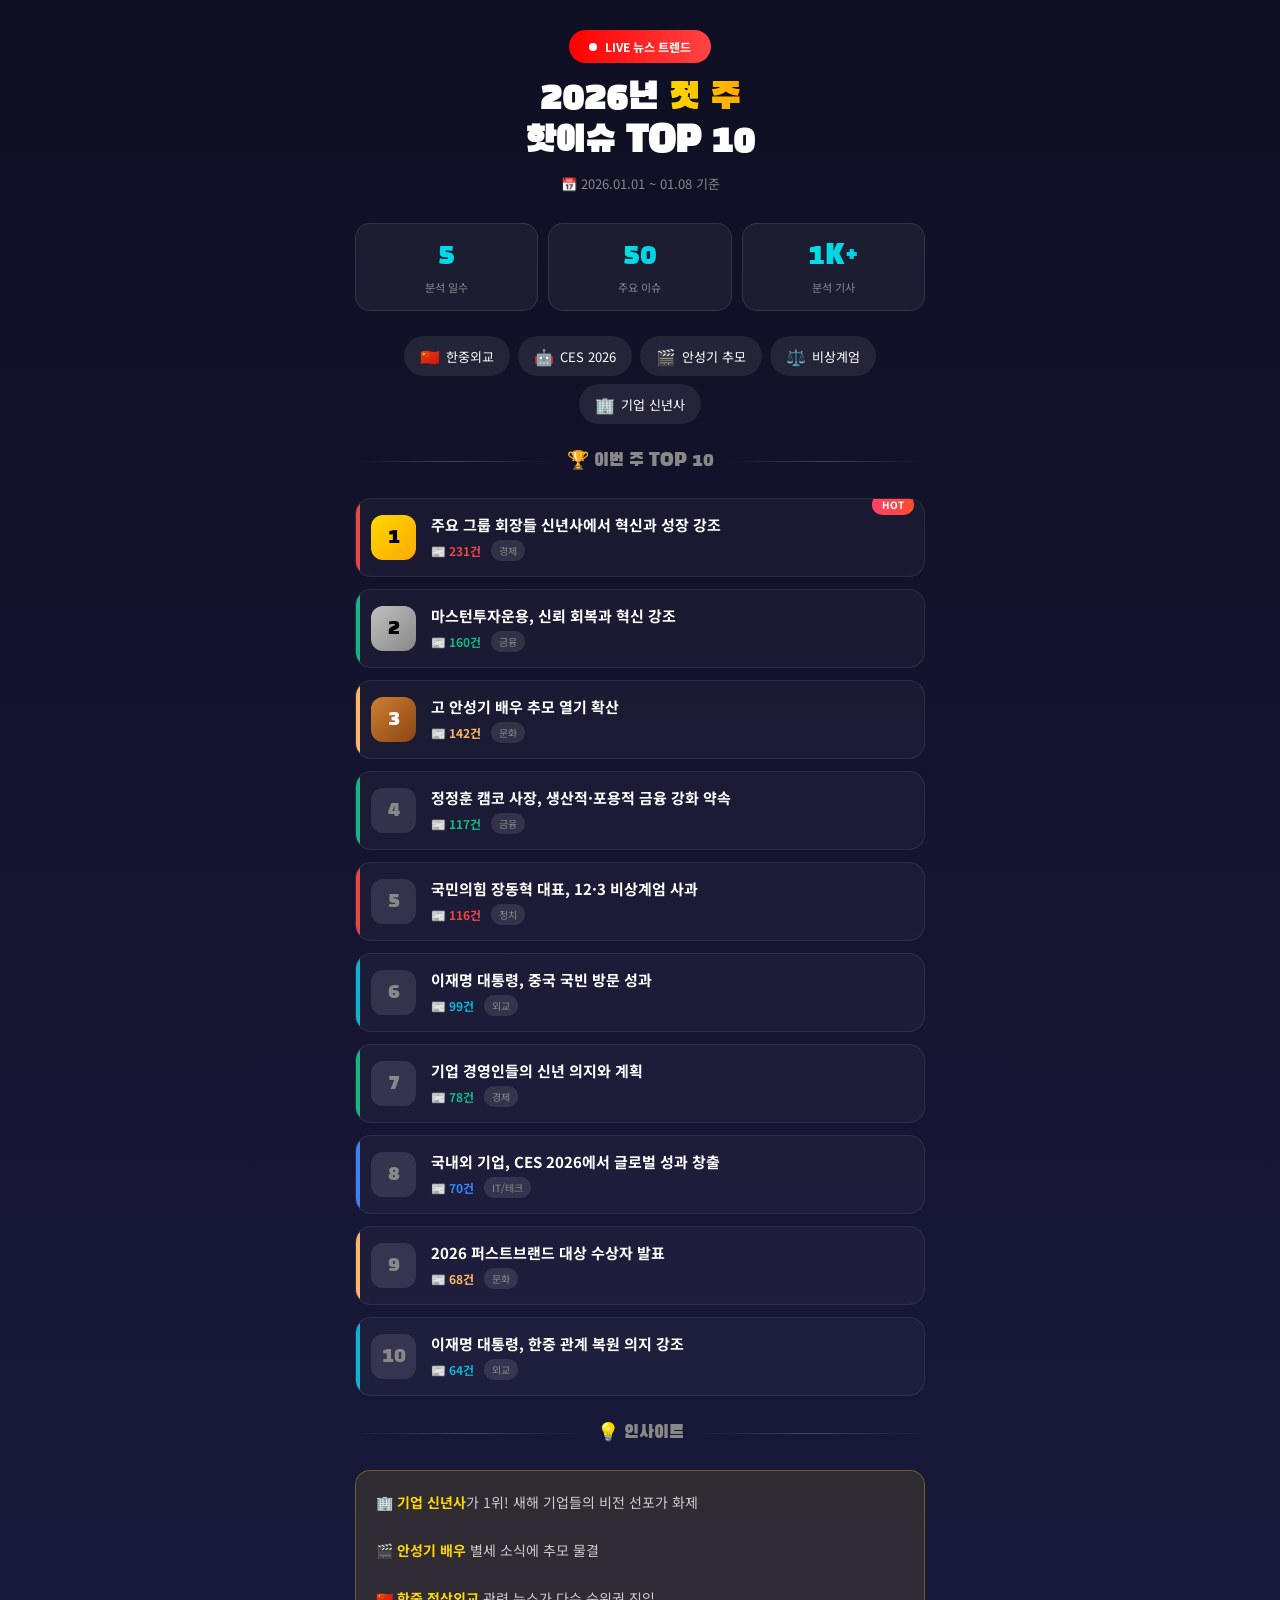
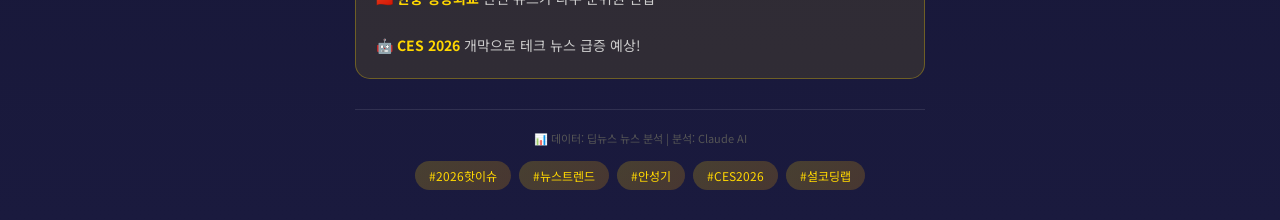
<file: static/showcases/2026-hot-issues.html>
<!DOCTYPE html>
<html lang="ko">
<head>
    <meta charset="UTF-8">
    <meta name="viewport" content="width=device-width, initial-scale=1.0">
    <title>2026 신년 뉴스 핫이슈 TOP 10</title>
    <link href="https://fonts.googleapis.com/css2?family=Black+Han+Sans&family=Noto+Sans+KR:wght@400;700;900&display=swap" rel="stylesheet">
    <style>
        * {
            margin: 0;
            padding: 0;
            box-sizing: border-box;
        }

        body {
            font-family: 'Noto Sans KR', sans-serif;
            background: linear-gradient(180deg, #0f0f23 0%, #1a1a3e 100%);
            min-height: 100vh;
            color: white;
        }

        .container {
            max-width: 600px;
            margin: 0 auto;
            padding: 30px 15px;
        }

        .header {
            text-align: center;
            margin-bottom: 30px;
            position: relative;
        }

        .live-badge {
            display: inline-flex;
            align-items: center;
            gap: 8px;
            background: linear-gradient(90deg, #ff0000, #ff4444);
            padding: 8px 20px;
            border-radius: 30px;
            font-size: 12px;
            font-weight: 700;
            margin-bottom: 15px;
            animation: livePulse 2s infinite;
        }

        .live-dot {
            width: 8px;
            height: 8px;
            background: white;
            border-radius: 50%;
            animation: blink 1s infinite;
        }

        @keyframes blink {
            0%, 100% { opacity: 1; }
            50% { opacity: 0.3; }
        }

        @keyframes livePulse {
            0%, 100% { box-shadow: 0 0 0 0 rgba(255, 0, 0, 0.4); }
            50% { box-shadow: 0 0 0 10px rgba(255, 0, 0, 0); }
        }

        button:focus, .option:focus, a:focus {
            outline: 3px solid #00f5d4;
            outline-offset: 2px;
        }

        .title {
            font-family: 'Black Han Sans', sans-serif;
            font-size: 36px;
            line-height: 1.2;
            margin-bottom: 10px;
        }

        .title .highlight {
            background: linear-gradient(90deg, #ffd700, #ffaa00);
            -webkit-background-clip: text;
            -webkit-text-fill-color: transparent;
            background-clip: text;
        }

        .date-info {
            color: #888;
            font-size: 13px;
        }

        .news-list {
            display: flex;
            flex-direction: column;
            gap: 12px;
        }

        .news-item {
            display: flex;
            align-items: center;
            background: rgba(255, 255, 255, 0.03);
            border-radius: 16px;
            padding: 15px;
            border: 1px solid rgba(255, 255, 255, 0.08);
            transition: all 0.3s ease;
            cursor: pointer;
            position: relative;
            overflow: hidden;
        }

        .news-item:hover {
            transform: translateX(5px);
            background: rgba(255, 255, 255, 0.06);
            border-color: var(--item-color);
        }

        .news-item::before {
            content: '';
            position: absolute;
            left: 0;
            top: 0;
            bottom: 0;
            width: 4px;
            background: var(--item-color);
        }

        .rank {
            width: 45px;
            height: 45px;
            border-radius: 12px;
            display: flex;
            align-items: center;
            justify-content: center;
            font-family: 'Black Han Sans', sans-serif;
            font-size: 20px;
            margin-right: 15px;
            flex-shrink: 0;
        }

        .rank-1 { background: linear-gradient(135deg, #ffd700, #ffaa00); color: #000; }
        .rank-2 { background: linear-gradient(135deg, #c0c0c0, #888); color: #000; }
        .rank-3 { background: linear-gradient(135deg, #cd7f32, #8b4513); color: #fff; }
        .rank-other { background: rgba(255, 255, 255, 0.1); color: #888; }

        .news-content {
            flex: 1;
            min-width: 0;
        }

        .news-title {
            font-weight: 700;
            font-size: 15px;
            margin-bottom: 5px;
            line-height: 1.4;
            display: -webkit-box;
            -webkit-line-clamp: 2;
            -webkit-box-orient: vertical;
            overflow: hidden;
        }

        .news-meta {
            display: flex;
            align-items: center;
            gap: 10px;
            font-size: 12px;
            color: #888;
        }

        .article-count {
            display: flex;
            align-items: center;
            gap: 4px;
            color: var(--item-color);
            font-weight: 700;
        }

        .category-tag {
            display: inline-block;
            padding: 3px 8px;
            background: rgba(255, 255, 255, 0.1);
            border-radius: 10px;
            font-size: 10px;
        }

        /* Category Colors */
        .politics { --item-color: #ef4444; }
        .tech { --item-color: #3b82f6; }
        .economy { --item-color: #10b981; }
        .society { --item-color: #f59e0b; }
        .culture { --item-color: #ffb665; }
        .international { --item-color: #06b6d4; }

        .section-divider {
            display: flex;
            align-items: center;
            gap: 15px;
            margin: 25px 0;
        }

        .section-divider::before,
        .section-divider::after {
            content: '';
            flex: 1;
            height: 1px;
            background: linear-gradient(90deg, transparent, rgba(255, 255, 255, 0.2), transparent);
        }

        .section-title {
            font-family: 'Black Han Sans', sans-serif;
            font-size: 18px;
            color: #888;
        }

        .quick-stats {
            display: grid;
            grid-template-columns: repeat(3, 1fr);
            gap: 10px;
            margin: 25px 0;
        }

        .stat-card {
            background: rgba(255, 255, 255, 0.05);
            border-radius: 15px;
            padding: 15px;
            text-align: center;
            border: 1px solid rgba(255, 255, 255, 0.1);
        }

        .stat-value {
            font-family: 'Black Han Sans', sans-serif;
            font-size: 28px;
            background: linear-gradient(90deg, #00f5d4, #00bbf9);
            -webkit-background-clip: text;
            -webkit-text-fill-color: transparent;
            background-clip: text;
        }

        .stat-label {
            font-size: 11px;
            color: #888;
            margin-top: 5px;
        }

        .trending-topics {
            display: flex;
            flex-wrap: wrap;
            gap: 8px;
            justify-content: center;
            margin: 20px 0;
        }

        .topic-pill {
            background: rgba(255, 255, 255, 0.08);
            padding: 8px 16px;
            border-radius: 20px;
            font-size: 13px;
            display: flex;
            align-items: center;
            gap: 6px;
            transition: all 0.3s ease;
        }

        .topic-pill:hover {
            background: rgba(255, 255, 255, 0.15);
            transform: scale(1.05);
        }

        .topic-pill .emoji {
            font-size: 16px;
        }

        .footer {
            text-align: center;
            margin-top: 30px;
            padding-top: 20px;
            border-top: 1px solid rgba(255, 255, 255, 0.1);
        }

        .source {
            font-size: 11px;
            color: #555;
            margin-bottom: 15px;
        }

        .hashtags {
            display: flex;
            flex-wrap: wrap;
            justify-content: center;
            gap: 8px;
        }

        .hashtag {
            background: linear-gradient(135deg, rgba(255, 215, 0, 0.2), rgba(255, 170, 0, 0.2));
            padding: 6px 14px;
            border-radius: 15px;
            font-size: 12px;
            color: #ffd700;
        }

        .special-badge {
            position: absolute;
            top: -5px;
            right: 10px;
            background: linear-gradient(90deg, #ff416c, #ff4b2b);
            padding: 3px 10px;
            border-radius: 10px;
            font-size: 10px;
            font-weight: 700;
        }
    </style>
</head>
<body>
    <div class="container">
        <header class="header">
            <div class="live-badge">
                <span class="live-dot"></span>
                LIVE 뉴스 트렌드
            </div>
            <h1 class="title">2026년 <span class="highlight">첫 주</span><br>핫이슈 TOP 10</h1>
            <p class="date-info">📅 2026.01.01 ~ 01.08 기준</p>
        </header>

        <div class="quick-stats">
            <div class="stat-card">
                <div class="stat-value">5</div>
                <div class="stat-label">분석 일수</div>
            </div>
            <div class="stat-card">
                <div class="stat-value">50</div>
                <div class="stat-label">주요 이슈</div>
            </div>
            <div class="stat-card">
                <div class="stat-value">1K+</div>
                <div class="stat-label">분석 기사</div>
            </div>
        </div>

        <div class="trending-topics">
            <div class="topic-pill"><span class="emoji">🇨🇳</span> 한중외교</div>
            <div class="topic-pill"><span class="emoji">🤖</span> CES 2026</div>
            <div class="topic-pill"><span class="emoji">🎬</span> 안성기 추모</div>
            <div class="topic-pill"><span class="emoji">⚖️</span> 비상계엄</div>
            <div class="topic-pill"><span class="emoji">🏢</span> 기업 신년사</div>
        </div>

        <div class="section-divider">
            <span class="section-title">🏆 이번 주 TOP 10</span>
        </div>

        <div class="news-list">
            <div class="news-item politics" style="position: relative;">
                <div class="special-badge">HOT</div>
                <div class="rank rank-1">1</div>
                <div class="news-content">
                    <div class="news-title">주요 그룹 회장들 신년사에서 혁신과 성장 강조</div>
                    <div class="news-meta">
                        <span class="article-count">📰 231건</span>
                        <span class="category-tag">경제</span>
                    </div>
                </div>
            </div>

            <div class="news-item economy">
                <div class="rank rank-2">2</div>
                <div class="news-content">
                    <div class="news-title">마스턴투자운용, 신뢰 회복과 혁신 강조</div>
                    <div class="news-meta">
                        <span class="article-count">📰 160건</span>
                        <span class="category-tag">금융</span>
                    </div>
                </div>
            </div>

            <div class="news-item culture">
                <div class="rank rank-3">3</div>
                <div class="news-content">
                    <div class="news-title">고 안성기 배우 추모 열기 확산</div>
                    <div class="news-meta">
                        <span class="article-count">📰 142건</span>
                        <span class="category-tag">문화</span>
                    </div>
                </div>
            </div>

            <div class="news-item economy">
                <div class="rank rank-other">4</div>
                <div class="news-content">
                    <div class="news-title">정정훈 캠코 사장, 생산적·포용적 금융 강화 약속</div>
                    <div class="news-meta">
                        <span class="article-count">📰 117건</span>
                        <span class="category-tag">금융</span>
                    </div>
                </div>
            </div>

            <div class="news-item politics">
                <div class="rank rank-other">5</div>
                <div class="news-content">
                    <div class="news-title">국민의힘 장동혁 대표, 12·3 비상계엄 사과</div>
                    <div class="news-meta">
                        <span class="article-count">📰 116건</span>
                        <span class="category-tag">정치</span>
                    </div>
                </div>
            </div>

            <div class="news-item international">
                <div class="rank rank-other">6</div>
                <div class="news-content">
                    <div class="news-title">이재명 대통령, 중국 국빈 방문 성과</div>
                    <div class="news-meta">
                        <span class="article-count">📰 99건</span>
                        <span class="category-tag">외교</span>
                    </div>
                </div>
            </div>

            <div class="news-item economy">
                <div class="rank rank-other">7</div>
                <div class="news-content">
                    <div class="news-title">기업 경영인들의 신년 의지와 계획</div>
                    <div class="news-meta">
                        <span class="article-count">📰 78건</span>
                        <span class="category-tag">경제</span>
                    </div>
                </div>
            </div>

            <div class="news-item tech">
                <div class="rank rank-other">8</div>
                <div class="news-content">
                    <div class="news-title">국내외 기업, CES 2026에서 글로벌 성과 창출</div>
                    <div class="news-meta">
                        <span class="article-count">📰 70건</span>
                        <span class="category-tag">IT/테크</span>
                    </div>
                </div>
            </div>

            <div class="news-item culture">
                <div class="rank rank-other">9</div>
                <div class="news-content">
                    <div class="news-title">2026 퍼스트브랜드 대상 수상자 발표</div>
                    <div class="news-meta">
                        <span class="article-count">📰 68건</span>
                        <span class="category-tag">문화</span>
                    </div>
                </div>
            </div>

            <div class="news-item international">
                <div class="rank rank-other">10</div>
                <div class="news-content">
                    <div class="news-title">이재명 대통령, 한중 관계 복원 의지 강조</div>
                    <div class="news-meta">
                        <span class="article-count">📰 64건</span>
                        <span class="category-tag">외교</span>
                    </div>
                </div>
            </div>
        </div>

        <div class="section-divider">
            <span class="section-title">💡 인사이트</span>
        </div>

        <div style="background: rgba(255, 215, 0, 0.1); border-radius: 15px; padding: 20px; border: 1px solid rgba(255, 215, 0, 0.3);">
            <p style="font-size: 14px; line-height: 1.7; color: #ccc;">
                🏢 <strong style="color: #ffd700;">기업 신년사</strong>가 1위! 새해 기업들의 비전 선포가 화제<br><br>
                🎬 <strong style="color: #ffd700;">안성기 배우</strong> 별세 소식에 추모 물결<br><br>
                🇨🇳 <strong style="color: #ffd700;">한중 정상외교</strong> 관련 뉴스가 다수 순위권 진입<br><br>
                🤖 <strong style="color: #ffd700;">CES 2026</strong> 개막으로 테크 뉴스 급증 예상!
            </p>
        </div>

        <footer class="footer">
            <p class="source">📊 데이터: 딥뉴스 뉴스 분석 | 분석: Claude AI</p>
            <div class="hashtags">
                <span class="hashtag">#2026핫이슈</span>
                <span class="hashtag">#뉴스트렌드</span>
                <span class="hashtag">#안성기</span>
                <span class="hashtag">#CES2026</span>
                <span class="hashtag">#설코딩랩</span>
            </div>
        </footer>
    </div>
</body>
</html>
</file>
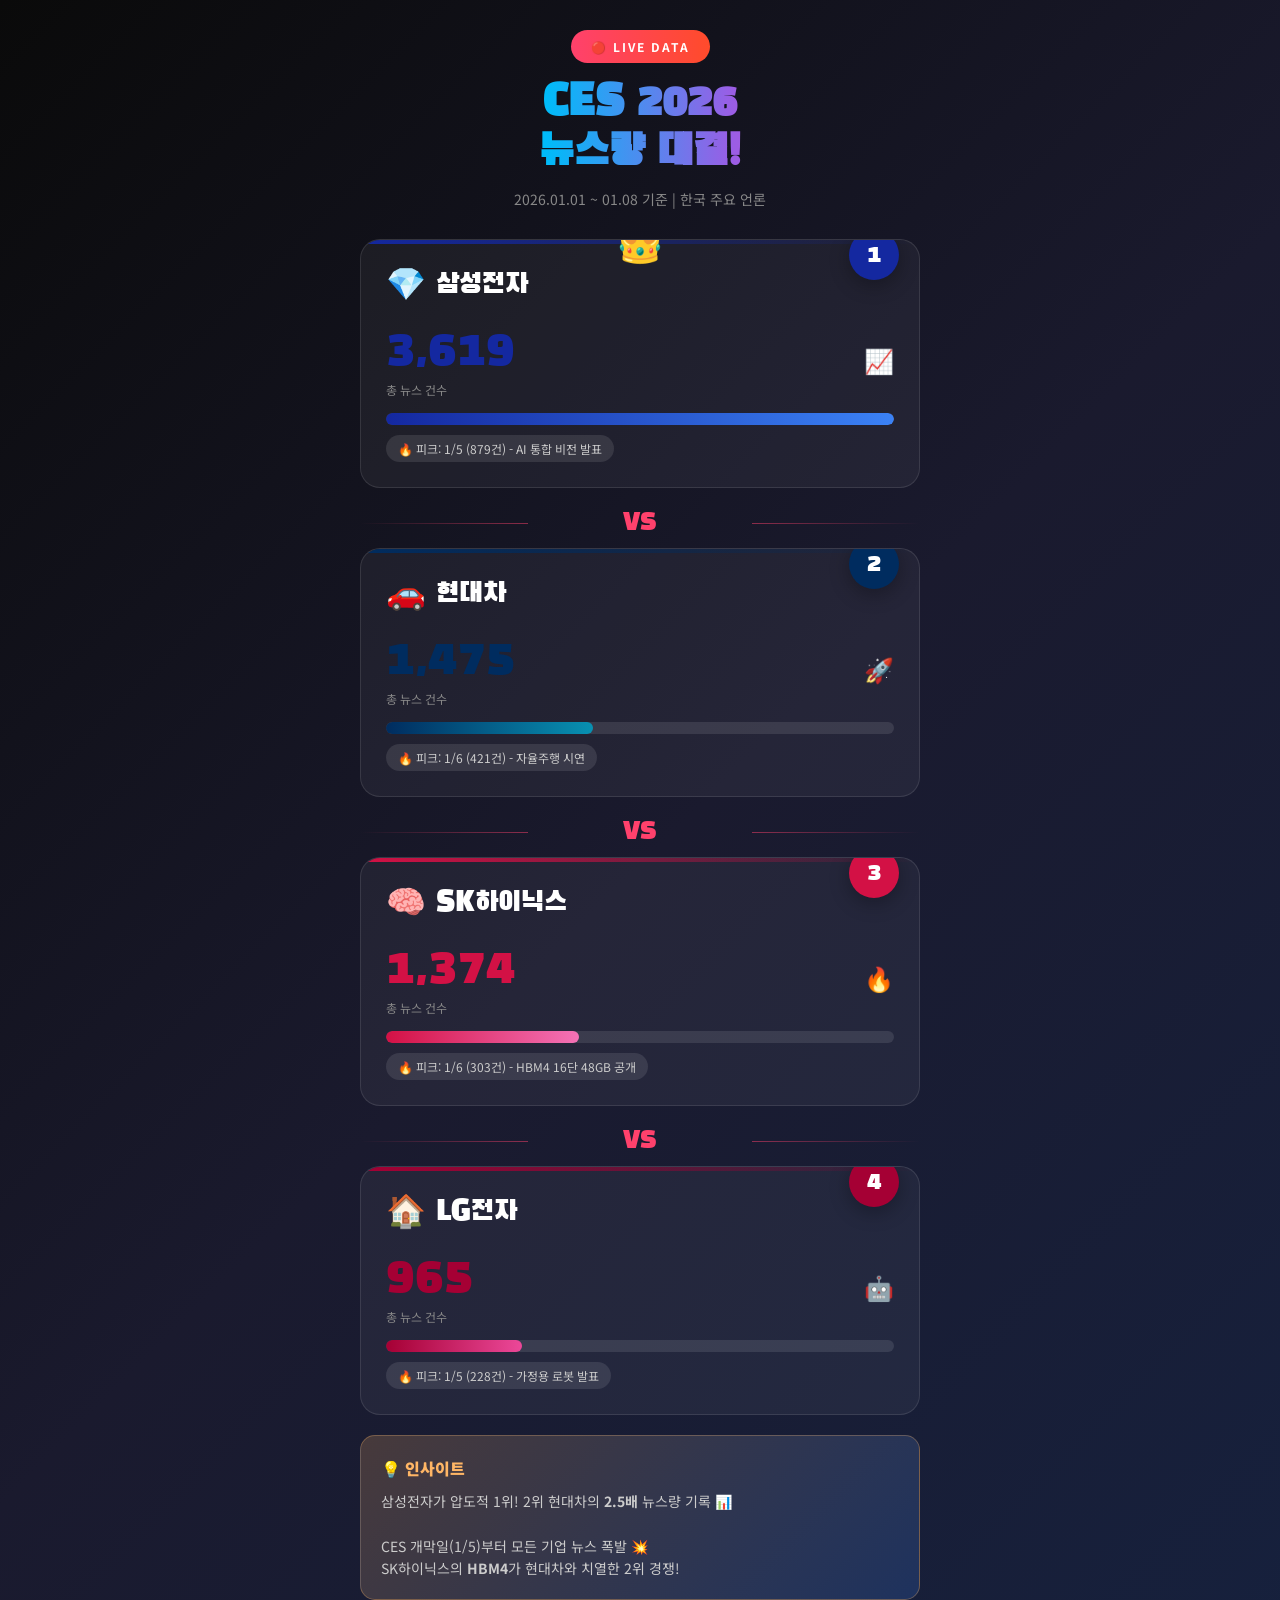
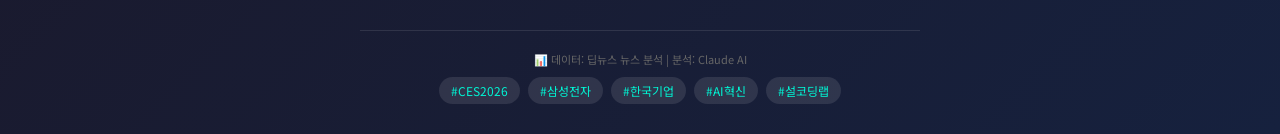
<file: static/showcases/ces-corporate-battle.html>
<!DOCTYPE html>
<html lang="ko">
<head>
    <meta charset="UTF-8">
    <meta name="viewport" content="width=device-width, initial-scale=1.0">
    <title>CES 2026 한국기업 뉴스 대결</title>
    <link href="https://fonts.googleapis.com/css2?family=Black+Han+Sans&family=Noto+Sans+KR:wght@400;700;900&display=swap" rel="stylesheet">
    <style>
        * {
            margin: 0;
            padding: 0;
            box-sizing: border-box;
        }

        body {
            font-family: 'Noto Sans KR', sans-serif;
            background: linear-gradient(135deg, #0a0a0a 0%, #1a1a2e 50%, #16213e 100%);
            min-height: 100vh;
            color: white;
            overflow-x: hidden;
        }

        .container {
            max-width: 600px;
            margin: 0 auto;
            padding: 30px 20px;
        }

        .header {
            text-align: center;
            margin-bottom: 30px;
            position: relative;
        }

        .badge {
            display: inline-block;
            background: linear-gradient(90deg, #ff416c, #ff4b2b);
            padding: 8px 20px;
            border-radius: 30px;
            font-size: 12px;
            font-weight: 700;
            letter-spacing: 2px;
            text-transform: uppercase;
            margin-bottom: 15px;
            animation: pulse 2s infinite;
        }

        @keyframes pulse {
            0%, 100% { transform: scale(1); }
            50% { transform: scale(1.05); }
        }

        button:focus, .option:focus, a:focus {
            outline: 3px solid #00f5d4;
            outline-offset: 2px;
        }

        .title {
            font-family: 'Black Han Sans', sans-serif;
            font-size: 42px;
            line-height: 1.2;
            background: linear-gradient(to right, #00f5d4, #00bbf9, #9b5de5, #f15bb5);
            -webkit-background-clip: text;
            -webkit-text-fill-color: transparent;
            background-clip: text;
            margin-bottom: 10px;
        }

        .subtitle {
            color: #888;
            font-size: 14px;
        }

        .battle-card {
            background: rgba(255, 255, 255, 0.05);
            border-radius: 20px;
            padding: 25px;
            margin-bottom: 20px;
            border: 1px solid rgba(255, 255, 255, 0.1);
            position: relative;
            overflow: hidden;
        }

        .battle-card::before {
            content: '';
            position: absolute;
            top: 0;
            left: 0;
            right: 0;
            height: 4px;
            background: linear-gradient(90deg, var(--card-color), transparent);
        }

        .rank-badge {
            position: absolute;
            top: -10px;
            right: 20px;
            width: 50px;
            height: 50px;
            background: var(--card-color);
            border-radius: 50%;
            display: flex;
            align-items: center;
            justify-content: center;
            font-family: 'Black Han Sans', sans-serif;
            font-size: 24px;
            box-shadow: 0 5px 20px rgba(0, 0, 0, 0.3);
            animation: bounce 1s ease-in-out;
        }

        @keyframes bounce {
            0%, 100% { transform: translateY(0); }
            50% { transform: translateY(-10px); }
        }

        .company-name {
            font-family: 'Black Han Sans', sans-serif;
            font-size: 28px;
            margin-bottom: 15px;
            display: flex;
            align-items: center;
            gap: 10px;
        }

        .company-logo {
            font-size: 32px;
        }

        .stats-row {
            display: flex;
            justify-content: space-between;
            align-items: center;
            margin-bottom: 15px;
        }

        .stat-number {
            font-family: 'Black Han Sans', sans-serif;
            font-size: 48px;
            color: var(--card-color);
        }

        .stat-label {
            color: #888;
            font-size: 12px;
        }

        .bar-container {
            height: 12px;
            background: rgba(255, 255, 255, 0.1);
            border-radius: 10px;
            overflow: hidden;
            margin-bottom: 10px;
        }

        .bar-fill {
            height: 100%;
            background: linear-gradient(90deg, var(--card-color), var(--card-light));
            border-radius: 10px;
            animation: fillBar 1.5s ease-out forwards;
            transform-origin: left;
        }

        @keyframes fillBar {
            from { transform: scaleX(0); }
            to { transform: scaleX(1); }
        }

        .peak-day {
            display: inline-block;
            background: rgba(255, 255, 255, 0.1);
            padding: 5px 12px;
            border-radius: 20px;
            font-size: 12px;
            color: #ccc;
        }

        .trend-emoji {
            font-size: 24px;
            animation: float 2s ease-in-out infinite;
        }

        @keyframes float {
            0%, 100% { transform: translateY(0); }
            50% { transform: translateY(-5px); }
        }

        /* Card Colors */
        .samsung { --card-color: #1428a0; --card-light: #3b82f6; }
        .hyundai { --card-color: #002c5f; --card-light: #0891b2; }
        .skhynix { --card-color: #d31145; --card-light: #f472b6; }
        .lg { --card-color: #a50034; --card-light: #ec4899; }

        .winner-crown {
            position: absolute;
            top: -30px;
            left: 50%;
            transform: translateX(-50%);
            font-size: 40px;
            animation: crownBounce 1s ease-in-out infinite;
        }

        @keyframes crownBounce {
            0%, 100% { transform: translateX(-50%) rotate(-5deg); }
            50% { transform: translateX(-50%) rotate(5deg); }
        }

        .insight-box {
            background: linear-gradient(135deg, rgba(255, 182, 101, 0.2), rgba(59, 130, 246, 0.2));
            border-radius: 15px;
            padding: 20px;
            margin-top: 20px;
            border: 1px solid rgba(255, 182, 101, 0.3);
        }

        .insight-title {
            font-weight: 900;
            color: #ffb665;
            margin-bottom: 10px;
            display: flex;
            align-items: center;
            gap: 8px;
        }

        .insight-text {
            font-size: 14px;
            color: #ccc;
            line-height: 1.6;
        }

        .footer {
            text-align: center;
            margin-top: 30px;
            padding-top: 20px;
            border-top: 1px solid rgba(255, 255, 255, 0.1);
        }

        .source {
            font-size: 11px;
            color: #666;
            margin-bottom: 10px;
        }

        .hashtags {
            display: flex;
            flex-wrap: wrap;
            justify-content: center;
            gap: 8px;
        }

        .hashtag {
            background: rgba(255, 255, 255, 0.1);
            padding: 5px 12px;
            border-radius: 15px;
            font-size: 12px;
            color: #00f5d4;
        }

        .vs-divider {
            text-align: center;
            font-family: 'Black Han Sans', sans-serif;
            font-size: 24px;
            color: #ff416c;
            margin: 10px 0;
            position: relative;
        }

        .vs-divider::before,
        .vs-divider::after {
            content: '';
            position: absolute;
            top: 50%;
            width: 30%;
            height: 1px;
            background: linear-gradient(90deg, transparent, rgba(255, 65, 108, 0.5));
        }

        .vs-divider::before { left: 0; }
        .vs-divider::after { right: 0; transform: rotate(180deg); }
    </style>
</head>
<body>
    <div class="container">
        <header class="header">
            <div class="badge">🔴 LIVE DATA</div>
            <h1 class="title">CES 2026<br>뉴스량 대결!</h1>
            <p class="subtitle">2026.01.01 ~ 01.08 기준 | 한국 주요 언론</p>
        </header>

        <div class="battle-card samsung" style="position: relative;">
            <div class="winner-crown">👑</div>
            <div class="rank-badge">1</div>
            <div class="company-name">
                <span class="company-logo">💎</span>
                삼성전자
            </div>
            <div class="stats-row">
                <div>
                    <div class="stat-number">3,619</div>
                    <div class="stat-label">총 뉴스 건수</div>
                </div>
                <div class="trend-emoji">📈</div>
            </div>
            <div class="bar-container">
                <div class="bar-fill" style="width: 100%;"></div>
            </div>
            <div class="peak-day">🔥 피크: 1/5 (879건) - AI 통합 비전 발표</div>
        </div>

        <div class="vs-divider">VS</div>

        <div class="battle-card hyundai">
            <div class="rank-badge">2</div>
            <div class="company-name">
                <span class="company-logo">🚗</span>
                현대차
            </div>
            <div class="stats-row">
                <div>
                    <div class="stat-number">1,475</div>
                    <div class="stat-label">총 뉴스 건수</div>
                </div>
                <div class="trend-emoji">🚀</div>
            </div>
            <div class="bar-container">
                <div class="bar-fill" style="width: 40.8%;"></div>
            </div>
            <div class="peak-day">🔥 피크: 1/6 (421건) - 자율주행 시연</div>
        </div>

        <div class="vs-divider">VS</div>

        <div class="battle-card skhynix">
            <div class="rank-badge">3</div>
            <div class="company-name">
                <span class="company-logo">🧠</span>
                SK하이닉스
            </div>
            <div class="stats-row">
                <div>
                    <div class="stat-number">1,374</div>
                    <div class="stat-label">총 뉴스 건수</div>
                </div>
                <div class="trend-emoji">🔥</div>
            </div>
            <div class="bar-container">
                <div class="bar-fill" style="width: 38.0%;"></div>
            </div>
            <div class="peak-day">🔥 피크: 1/6 (303건) - HBM4 16단 48GB 공개</div>
        </div>

        <div class="vs-divider">VS</div>

        <div class="battle-card lg">
            <div class="rank-badge">4</div>
            <div class="company-name">
                <span class="company-logo">🏠</span>
                LG전자
            </div>
            <div class="stats-row">
                <div>
                    <div class="stat-number">965</div>
                    <div class="stat-label">총 뉴스 건수</div>
                </div>
                <div class="trend-emoji">🤖</div>
            </div>
            <div class="bar-container">
                <div class="bar-fill" style="width: 26.7%;"></div>
            </div>
            <div class="peak-day">🔥 피크: 1/5 (228건) - 가정용 로봇 발표</div>
        </div>

        <div class="insight-box">
            <div class="insight-title">💡 인사이트</div>
            <div class="insight-text">
                삼성전자가 압도적 1위! 2위 현대차의 <strong>2.5배</strong> 뉴스량 기록 📊<br><br>
                CES 개막일(1/5)부터 모든 기업 뉴스 폭발 💥<br>
                SK하이닉스의 <strong>HBM4</strong>가 현대차와 치열한 2위 경쟁!
            </div>
        </div>

        <footer class="footer">
            <p class="source">📊 데이터: 딥뉴스 뉴스 분석 | 분석: Claude AI</p>
            <div class="hashtags">
                <span class="hashtag">#CES2026</span>
                <span class="hashtag">#삼성전자</span>
                <span class="hashtag">#한국기업</span>
                <span class="hashtag">#AI혁신</span>
                <span class="hashtag">#설코딩랩</span>
            </div>
        </footer>
    </div>
</body>
</html>
</file>
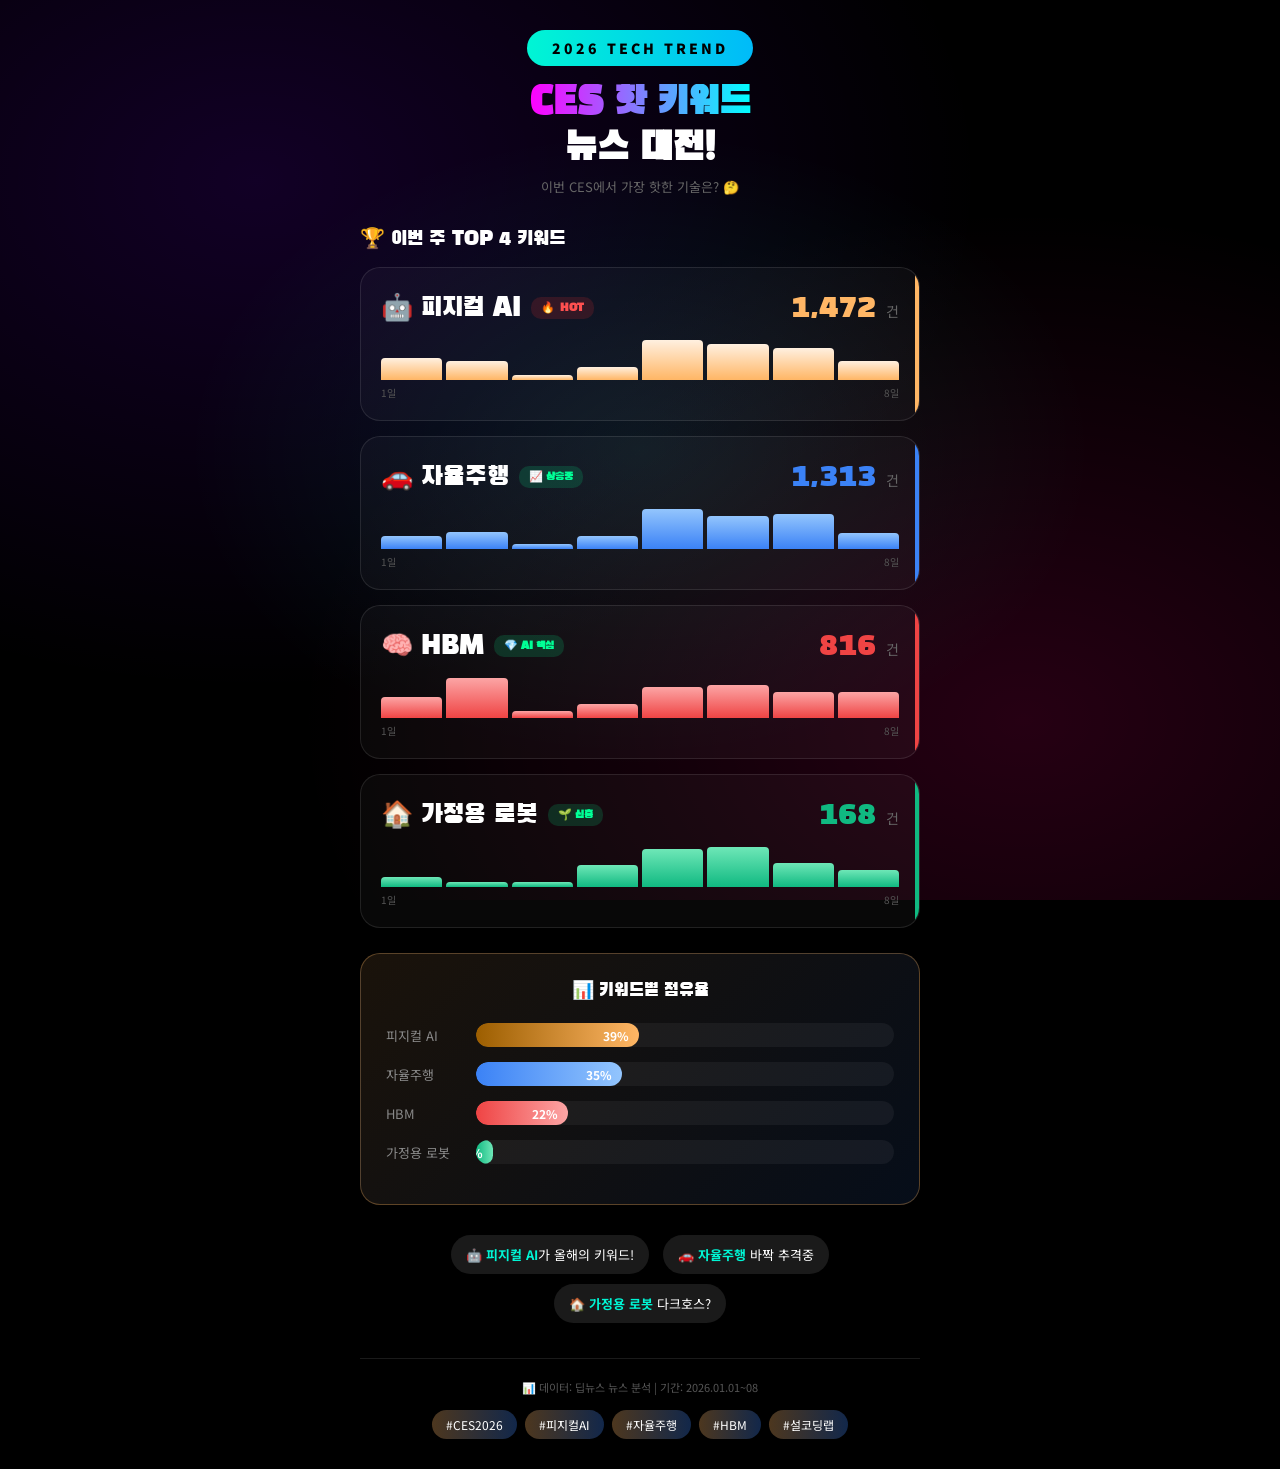
<file: static/showcases/ces-keyword-battle.html>
<!DOCTYPE html>
<html lang="ko">
<head>
    <meta charset="UTF-8">
    <meta name="viewport" content="width=device-width, initial-scale=1.0">
    <title>CES 2026 핫 키워드 배틀</title>
    <link href="https://fonts.googleapis.com/css2?family=Black+Han+Sans&family=Noto+Sans+KR:wght@400;700;900&display=swap" rel="stylesheet">
    <style>
        * {
            margin: 0;
            padding: 0;
            box-sizing: border-box;
        }

        body {
            font-family: 'Noto Sans KR', sans-serif;
            background: #000;
            min-height: 100vh;
            color: white;
            position: relative;
            overflow-x: hidden;
        }

        body::before {
            content: '';
            position: fixed;
            top: 0;
            left: 0;
            right: 0;
            bottom: 0;
            background: 
                radial-gradient(ellipse at 20% 20%, rgba(120, 0, 255, 0.15) 0%, transparent 50%),
                radial-gradient(ellipse at 80% 80%, rgba(255, 0, 128, 0.15) 0%, transparent 50%),
                radial-gradient(ellipse at 50% 50%, rgba(0, 255, 200, 0.1) 0%, transparent 50%);
            z-index: 0;
        }

        .container {
            max-width: 600px;
            margin: 0 auto;
            padding: 30px 20px;
            position: relative;
            z-index: 1;
        }

        .header {
            text-align: center;
            margin-bottom: 30px;
        }

        .year-badge {
            display: inline-block;
            background: linear-gradient(90deg, #00f5d4, #00bbf9);
            color: #000;
            padding: 8px 25px;
            border-radius: 30px;
            font-size: 14px;
            font-weight: 900;
            letter-spacing: 3px;
            margin-bottom: 15px;
        }

        .title {
            font-family: 'Black Han Sans', sans-serif;
            font-size: 38px;
            line-height: 1.2;
            margin-bottom: 5px;
        }

        .title span {
            background: linear-gradient(to right, #ff00ff, #00ffff);
            -webkit-background-clip: text;
            -webkit-text-fill-color: transparent;
            background-clip: text;
        }

        .subtitle {
            color: #666;
            font-size: 13px;
        }

        .keyword-section {
            margin-bottom: 25px;
        }

        .section-title {
            font-family: 'Black Han Sans', sans-serif;
            font-size: 20px;
            margin-bottom: 15px;
            display: flex;
            align-items: center;
            gap: 10px;
        }

        button:focus, .option:focus, a:focus {
            outline: 3px solid #00f5d4;
            outline-offset: 2px;
        }

        .keyword-card {
            background: rgba(255, 255, 255, 0.03);
            border: 1px solid rgba(255, 255, 255, 0.1);
            border-radius: 20px;
            padding: 20px;
            margin-bottom: 15px;
            position: relative;
            overflow: hidden;
            transition: all 0.3s ease;
        }

        .keyword-card:hover {
            transform: translateX(5px);
            border-color: var(--accent);
        }

        .keyword-card::after {
            content: '';
            position: absolute;
            right: 0;
            top: 0;
            bottom: 0;
            width: 4px;
            background: var(--accent);
        }

        .keyword-header {
            display: flex;
            justify-content: space-between;
            align-items: center;
            margin-bottom: 12px;
        }

        .keyword-name {
            font-family: 'Black Han Sans', sans-serif;
            font-size: 26px;
            display: flex;
            align-items: center;
            gap: 10px;
        }

        .keyword-count {
            font-family: 'Black Han Sans', sans-serif;
            font-size: 32px;
            color: var(--accent);
        }

        .keyword-count span {
            font-size: 14px;
            color: #666;
            font-family: 'Noto Sans KR', sans-serif;
        }

        .mini-chart {
            display: flex;
            align-items: flex-end;
            gap: 4px;
            height: 40px;
            margin-top: 10px;
        }

        .chart-bar {
            flex: 1;
            background: linear-gradient(to top, var(--accent), var(--accent-light));
            border-radius: 4px 4px 0 0;
            min-height: 5px;
            animation: growBar 1s ease-out forwards;
            transform-origin: bottom;
        }

        @keyframes growBar {
            from { transform: scaleY(0); }
            to { transform: scaleY(1); }
        }

        .chart-labels {
            display: flex;
            justify-content: space-between;
            font-size: 10px;
            color: #555;
            margin-top: 5px;
        }

        .trend-badge {
            display: inline-flex;
            align-items: center;
            gap: 5px;
            background: rgba(0, 255, 150, 0.15);
            color: #00ff96;
            padding: 4px 10px;
            border-radius: 10px;
            font-size: 11px;
            font-weight: 700;
        }

        .trend-badge.hot {
            background: rgba(255, 50, 50, 0.15);
            color: #ff5050;
        }

        /* Color schemes */
        .physical-ai { --accent: #ffb665; --accent-light: #fff0e0; }
        .autonomous { --accent: #3b82f6; --accent-light: #93c5fd; }
        .hbm { --accent: #ef4444; --accent-light: #fca5a5; }
        .robot { --accent: #10b981; --accent-light: #6ee7b7; }

        .comparison-box {
            background: linear-gradient(135deg, rgba(255, 182, 101, 0.1), rgba(59, 130, 246, 0.1));
            border-radius: 20px;
            padding: 25px;
            margin-top: 20px;
            border: 1px solid rgba(255, 182, 101, 0.3);
        }

        .comparison-title {
            font-family: 'Black Han Sans', sans-serif;
            font-size: 18px;
            margin-bottom: 20px;
            text-align: center;
        }

        .comparison-row {
            display: flex;
            align-items: center;
            margin-bottom: 15px;
        }

        .comparison-label {
            width: 90px;
            font-size: 13px;
            color: #888;
        }

        .comparison-bar-container {
            flex: 1;
            height: 24px;
            background: rgba(255, 255, 255, 0.05);
            border-radius: 12px;
            overflow: hidden;
            position: relative;
        }

        .comparison-bar {
            height: 100%;
            border-radius: 12px;
            display: flex;
            align-items: center;
            justify-content: flex-end;
            padding-right: 10px;
            font-size: 12px;
            font-weight: 700;
            animation: slideIn 1s ease-out forwards;
        }

        @keyframes slideIn {
            from { width: 0; }
        }

        .highlight-text {
            background: linear-gradient(90deg, #ff00ff, #00ffff);
            -webkit-background-clip: text;
            -webkit-text-fill-color: transparent;
            background-clip: text;
            font-weight: 900;
        }

        .insight-pill {
            display: inline-block;
            background: rgba(255, 255, 255, 0.1);
            padding: 10px 15px;
            border-radius: 30px;
            font-size: 13px;
            margin: 5px;
        }

        .insight-pill strong {
            color: #00f5d4;
        }

        .footer {
            text-align: center;
            margin-top: 30px;
            padding-top: 20px;
            border-top: 1px solid rgba(255, 255, 255, 0.1);
        }

        .source {
            font-size: 11px;
            color: #555;
            margin-bottom: 15px;
        }

        .hashtags {
            display: flex;
            flex-wrap: wrap;
            justify-content: center;
            gap: 8px;
        }

        .hashtag {
            background: linear-gradient(90deg, rgba(255, 182, 101, 0.3), rgba(59, 130, 246, 0.3));
            padding: 6px 14px;
            border-radius: 15px;
            font-size: 12px;
            color: #fff;
        }

        .fire-emoji {
            animation: shake 0.5s infinite;
        }

        @keyframes shake {
            0%, 100% { transform: rotate(-5deg); }
            50% { transform: rotate(5deg); }
        }
    </style>
</head>
<body>
    <div class="container">
        <header class="header">
            <div class="year-badge">2026 TECH TREND</div>
            <h1 class="title"><span>CES 핫 키워드</span><br>뉴스 대전!</h1>
            <p class="subtitle">이번 CES에서 가장 핫한 기술은? 🤔</p>
        </header>

        <div class="keyword-section">
            <div class="section-title">🏆 이번 주 TOP 4 키워드</div>

            <div class="keyword-card physical-ai">
                <div class="keyword-header">
                    <div class="keyword-name">
                        🤖 피지컬 AI
                        <span class="trend-badge hot"><span class="fire-emoji">🔥</span> HOT</span>
                    </div>
                    <div class="keyword-count">1,472 <span>건</span></div>
                </div>
                <div class="mini-chart">
                    <div class="chart-bar" style="height: 55%;"></div>
                    <div class="chart-bar" style="height: 47%;"></div>
                    <div class="chart-bar" style="height: 7%;"></div>
                    <div class="chart-bar" style="height: 32%;"></div>
                    <div class="chart-bar" style="height: 100%;"></div>
                    <div class="chart-bar" style="height: 90%;"></div>
                    <div class="chart-bar" style="height: 80%;"></div>
                    <div class="chart-bar" style="height: 48%;"></div>
                </div>
                <div class="chart-labels">
                    <span>1일</span>
                    <span>8일</span>
                </div>
            </div>

            <div class="keyword-card autonomous">
                <div class="keyword-header">
                    <div class="keyword-name">
                        🚗 자율주행
                        <span class="trend-badge">📈 상승중</span>
                    </div>
                    <div class="keyword-count">1,313 <span>건</span></div>
                </div>
                <div class="mini-chart">
                    <div class="chart-bar" style="height: 34%;"></div>
                    <div class="chart-bar" style="height: 44%;"></div>
                    <div class="chart-bar" style="height: 5%;"></div>
                    <div class="chart-bar" style="height: 34%;"></div>
                    <div class="chart-bar" style="height: 100%;"></div>
                    <div class="chart-bar" style="height: 84%;"></div>
                    <div class="chart-bar" style="height: 89%;"></div>
                    <div class="chart-bar" style="height: 41%;"></div>
                </div>
                <div class="chart-labels">
                    <span>1일</span>
                    <span>8일</span>
                </div>
            </div>

            <div class="keyword-card hbm">
                <div class="keyword-header">
                    <div class="keyword-name">
                        🧠 HBM
                        <span class="trend-badge">💎 AI 핵심</span>
                    </div>
                    <div class="keyword-count">816 <span>건</span></div>
                </div>
                <div class="mini-chart">
                    <div class="chart-bar" style="height: 52%;"></div>
                    <div class="chart-bar" style="height: 100%;"></div>
                    <div class="chart-bar" style="height: 17%;"></div>
                    <div class="chart-bar" style="height: 35%;"></div>
                    <div class="chart-bar" style="height: 78%;"></div>
                    <div class="chart-bar" style="height: 82%;"></div>
                    <div class="chart-bar" style="height: 65%;"></div>
                    <div class="chart-bar" style="height: 65%;"></div>
                </div>
                <div class="chart-labels">
                    <span>1일</span>
                    <span>8일</span>
                </div>
            </div>

            <div class="keyword-card robot">
                <div class="keyword-header">
                    <div class="keyword-name">
                        🏠 가정용 로봇
                        <span class="trend-badge">🌱 신흥</span>
                    </div>
                    <div class="keyword-count">168 <span>건</span></div>
                </div>
                <div class="mini-chart">
                    <div class="chart-bar" style="height: 26%;"></div>
                    <div class="chart-bar" style="height: 7%;"></div>
                    <div class="chart-bar" style="height: 7%;"></div>
                    <div class="chart-bar" style="height: 56%;"></div>
                    <div class="chart-bar" style="height: 96%;"></div>
                    <div class="chart-bar" style="height: 100%;"></div>
                    <div class="chart-bar" style="height: 60%;"></div>
                    <div class="chart-bar" style="height: 44%;"></div>
                </div>
                <div class="chart-labels">
                    <span>1일</span>
                    <span>8일</span>
                </div>
            </div>
        </div>

        <div class="comparison-box">
            <div class="comparison-title">📊 키워드별 점유율</div>
            
            <div class="comparison-row">
                <div class="comparison-label">피지컬 AI</div>
                <div class="comparison-bar-container">
                    <div class="comparison-bar" style="width: 39%; background: linear-gradient(90deg, #9c5e00, #ffb665);">39%</div>
                </div>
            </div>
            
            <div class="comparison-row">
                <div class="comparison-label">자율주행</div>
                <div class="comparison-bar-container">
                    <div class="comparison-bar" style="width: 35%; background: linear-gradient(90deg, #3b82f6, #93c5fd);">35%</div>
                </div>
            </div>
            
            <div class="comparison-row">
                <div class="comparison-label">HBM</div>
                <div class="comparison-bar-container">
                    <div class="comparison-bar" style="width: 22%; background: linear-gradient(90deg, #ef4444, #fca5a5);">22%</div>
                </div>
            </div>
            
            <div class="comparison-row">
                <div class="comparison-label">가정용 로봇</div>
                <div class="comparison-bar-container">
                    <div class="comparison-bar" style="width: 4%; background: linear-gradient(90deg, #10b981, #6ee7b7);">4%</div>
                </div>
            </div>
        </div>

        <div style="text-align: center; margin-top: 25px;">
            <div class="insight-pill">🤖 <strong>피지컬 AI</strong>가 올해의 키워드!</div>
            <div class="insight-pill">🚗 <strong>자율주행</strong> 바짝 추격중</div>
            <div class="insight-pill">🏠 <strong>가정용 로봇</strong> 다크호스?</div>
        </div>

        <footer class="footer">
            <p class="source">📊 데이터: 딥뉴스 뉴스 분석 | 기간: 2026.01.01~08</p>
            <div class="hashtags">
                <span class="hashtag">#CES2026</span>
                <span class="hashtag">#피지컬AI</span>
                <span class="hashtag">#자율주행</span>
                <span class="hashtag">#HBM</span>
                <span class="hashtag">#설코딩랩</span>
            </div>
        </footer>
    </div>
</body>
</html>
</file>
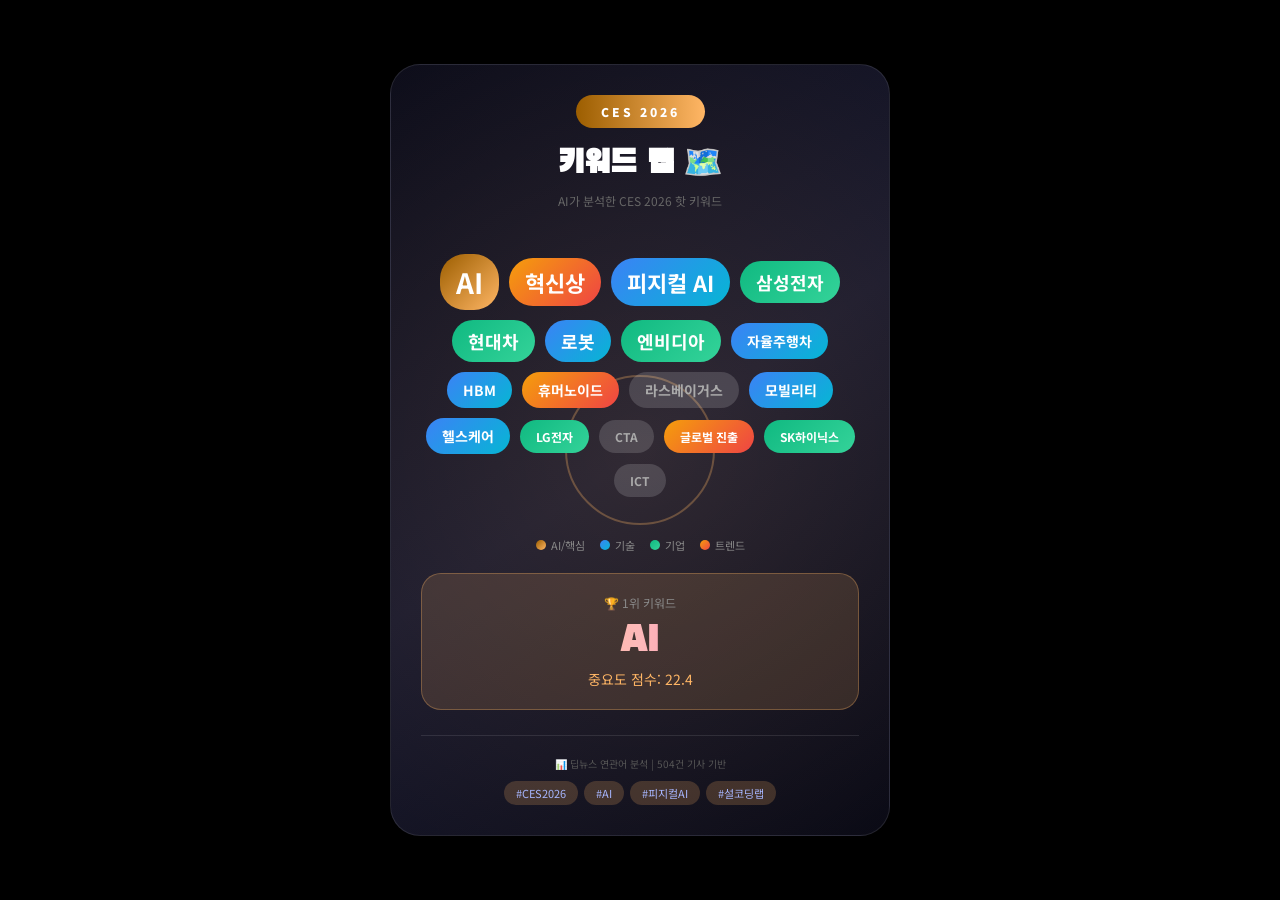
<file: static/showcases/ces-keyword-map.html>
<!DOCTYPE html>
<html lang="ko">
<head>
    <meta charset="UTF-8">
    <meta name="viewport" content="width=device-width, initial-scale=1.0">
    <title>CES 2026 키워드 맵</title>
    <link href="https://fonts.googleapis.com/css2?family=Black+Han+Sans&family=Noto+Sans+KR:wght@400;700;900&display=swap" rel="stylesheet">
    <style>
        * {
            margin: 0;
            padding: 0;
            box-sizing: border-box;
        }

        body {
            font-family: 'Noto Sans KR', sans-serif;
            background: #000;
            min-height: 100vh;
            color: white;
            display: flex;
            justify-content: center;
            align-items: center;
            padding: 20px;
        }

        .card {
            width: 100%;
            max-width: 500px;
            background: linear-gradient(145deg, #0d0d1a 0%, #1a1a2e 50%, #0a0a15 100%);
            border-radius: 30px;
            padding: 30px;
            position: relative;
            overflow: hidden;
            border: 1px solid rgba(255, 255, 255, 0.1);
        }

        .card::before {
            content: '';
            position: absolute;
            top: -50%;
            left: -50%;
            width: 200%;
            height: 200%;
            background: radial-gradient(circle, rgba(255, 182, 101, 0.1) 0%, transparent 50%);
            animation: rotate 20s linear infinite;
        }

        @keyframes rotate {
            from { transform: rotate(0deg); }
            to { transform: rotate(360deg); }
        }

        button:focus, .option:focus, a:focus {
            outline: 3px solid #00f5d4;
            outline-offset: 2px;
        }

        .content {
            position: relative;
            z-index: 1;
        }

        .header {
            text-align: center;
            margin-bottom: 25px;
        }

        .ces-badge {
            display: inline-block;
            background: linear-gradient(90deg, #9c5e00, #ffb665);
            padding: 8px 25px;
            border-radius: 30px;
            font-size: 12px;
            font-weight: 900;
            letter-spacing: 3px;
            margin-bottom: 15px;
        }

        .title {
            font-family: 'Black Han Sans', sans-serif;
            font-size: 32px;
            margin-bottom: 8px;
        }

        .subtitle {
            color: #666;
            font-size: 12px;
        }

        .keyword-cloud {
            display: flex;
            flex-wrap: wrap;
            justify-content: center;
            align-items: center;
            gap: 10px;
            padding: 20px 0;
            min-height: 280px;
        }

        .keyword {
            padding: 8px 16px;
            border-radius: 25px;
            font-weight: 700;
            transition: all 0.3s ease;
            cursor: pointer;
            animation: floatIn 0.5s ease-out forwards;
            opacity: 0;
        }

        .keyword:hover {
            transform: scale(1.1) rotate(2deg);
            box-shadow: 0 5px 20px rgba(0, 0, 0, 0.3);
        }

        @keyframes floatIn {
            from {
                opacity: 0;
                transform: translateY(20px);
            }
            to {
                opacity: 1;
                transform: translateY(0);
            }
        }

        /* Keyword sizes based on weight */
        .size-1 { font-size: 28px; }
        .size-2 { font-size: 22px; }
        .size-3 { font-size: 18px; }
        .size-4 { font-size: 14px; }
        .size-5 { font-size: 12px; }

        /* Keyword colors */
        .color-ai { background: linear-gradient(135deg, #9c5e00, #ffb665); }
        .color-tech { background: linear-gradient(135deg, #3b82f6, #06b6d4); }
        .color-company { background: linear-gradient(135deg, #10b981, #34d399); }
        .color-trend { background: linear-gradient(135deg, #f59e0b, #ef4444); }
        .color-neutral { background: rgba(255, 255, 255, 0.15); color: #aaa; }

        .legend {
            display: flex;
            justify-content: center;
            gap: 15px;
            margin-top: 20px;
            flex-wrap: wrap;
        }

        .legend-item {
            display: flex;
            align-items: center;
            gap: 5px;
            font-size: 11px;
            color: #888;
        }

        .legend-dot {
            width: 10px;
            height: 10px;
            border-radius: 50%;
        }

        .top-keyword-box {
            background: rgba(255, 182, 101, 0.15);
            border: 1px solid rgba(255, 182, 101, 0.3);
            border-radius: 20px;
            padding: 20px;
            margin-top: 20px;
            text-align: center;
        }

        .top-keyword-label {
            font-size: 12px;
            color: #888;
            margin-bottom: 8px;
        }

        .top-keyword-value {
            font-family: 'Black Han Sans', sans-serif;
            font-size: 36px;
            background: linear-gradient(90deg, #ffb665, #fdb9ba, #ec4899);
            -webkit-background-clip: text;
            -webkit-text-fill-color: transparent;
            background-clip: text;
        }

        .top-keyword-score {
            font-size: 14px;
            color: #ffb665;
            margin-top: 5px;
        }

        .footer {
            text-align: center;
            margin-top: 25px;
            padding-top: 20px;
            border-top: 1px solid rgba(255, 255, 255, 0.1);
        }

        .source {
            font-size: 10px;
            color: #555;
            margin-bottom: 10px;
        }

        .hashtags {
            display: flex;
            flex-wrap: wrap;
            justify-content: center;
            gap: 6px;
        }

        .hashtag {
            background: rgba(255, 182, 101, 0.2);
            padding: 4px 12px;
            border-radius: 12px;
            font-size: 11px;
            color: #a5b4fc;
        }

        .pulse-ring {
            position: absolute;
            top: 50%;
            left: 50%;
            transform: translate(-50%, -50%);
            width: 150px;
            height: 150px;
            border: 2px solid rgba(255, 182, 101, 0.3);
            border-radius: 50%;
            animation: pulse-ring 3s ease-out infinite;
        }

        @keyframes pulse-ring {
            0% {
                transform: translate(-50%, -50%) scale(0.5);
                opacity: 1;
            }
            100% {
                transform: translate(-50%, -50%) scale(2);
                opacity: 0;
            }
        }
    </style>
</head>
<body>
    <div class="card">
        <div class="pulse-ring"></div>
        <div class="content">
            <header class="header">
                <div class="ces-badge">CES 2026</div>
                <h1 class="title">키워드 맵 🗺️</h1>
                <p class="subtitle">AI가 분석한 CES 2026 핫 키워드</p>
            </header>

            <div class="keyword-cloud">
                <span class="keyword size-1 color-ai" style="animation-delay: 0.1s;">AI</span>
                <span class="keyword size-2 color-trend" style="animation-delay: 0.15s;">혁신상</span>
                <span class="keyword size-2 color-tech" style="animation-delay: 0.2s;">피지컬 AI</span>
                <span class="keyword size-3 color-company" style="animation-delay: 0.25s;">삼성전자</span>
                <span class="keyword size-3 color-company" style="animation-delay: 0.3s;">현대차</span>
                <span class="keyword size-3 color-tech" style="animation-delay: 0.35s;">로봇</span>
                <span class="keyword size-3 color-company" style="animation-delay: 0.4s;">엔비디아</span>
                <span class="keyword size-4 color-tech" style="animation-delay: 0.45s;">자율주행차</span>
                <span class="keyword size-4 color-tech" style="animation-delay: 0.5s;">HBM</span>
                <span class="keyword size-4 color-trend" style="animation-delay: 0.55s;">휴머노이드</span>
                <span class="keyword size-4 color-neutral" style="animation-delay: 0.6s;">라스베이거스</span>
                <span class="keyword size-4 color-tech" style="animation-delay: 0.65s;">모빌리티</span>
                <span class="keyword size-4 color-tech" style="animation-delay: 0.7s;">헬스케어</span>
                <span class="keyword size-5 color-company" style="animation-delay: 0.75s;">LG전자</span>
                <span class="keyword size-5 color-neutral" style="animation-delay: 0.8s;">CTA</span>
                <span class="keyword size-5 color-trend" style="animation-delay: 0.85s;">글로벌 진출</span>
                <span class="keyword size-5 color-company" style="animation-delay: 0.9s;">SK하이닉스</span>
                <span class="keyword size-5 color-neutral" style="animation-delay: 0.95s;">ICT</span>
            </div>

            <div class="legend">
                <div class="legend-item">
                    <div class="legend-dot" style="background: linear-gradient(135deg, #9c5e00, #ffb665);"></div>
                    AI/핵심
                </div>
                <div class="legend-item">
                    <div class="legend-dot" style="background: linear-gradient(135deg, #3b82f6, #06b6d4);"></div>
                    기술
                </div>
                <div class="legend-item">
                    <div class="legend-dot" style="background: linear-gradient(135deg, #10b981, #34d399);"></div>
                    기업
                </div>
                <div class="legend-item">
                    <div class="legend-dot" style="background: linear-gradient(135deg, #f59e0b, #ef4444);"></div>
                    트렌드
                </div>
            </div>

            <div class="top-keyword-box">
                <div class="top-keyword-label">🏆 1위 키워드</div>
                <div class="top-keyword-value">AI</div>
                <div class="top-keyword-score">중요도 점수: 22.4</div>
            </div>

            <footer class="footer">
                <p class="source">📊 딥뉴스 연관어 분석 | 504건 기사 기반</p>
                <div class="hashtags">
                    <span class="hashtag">#CES2026</span>
                    <span class="hashtag">#AI</span>
                    <span class="hashtag">#피지컬AI</span>
                    <span class="hashtag">#설코딩랩</span>
                </div>
            </footer>
        </div>
    </div>
</body>
</html>
</file>
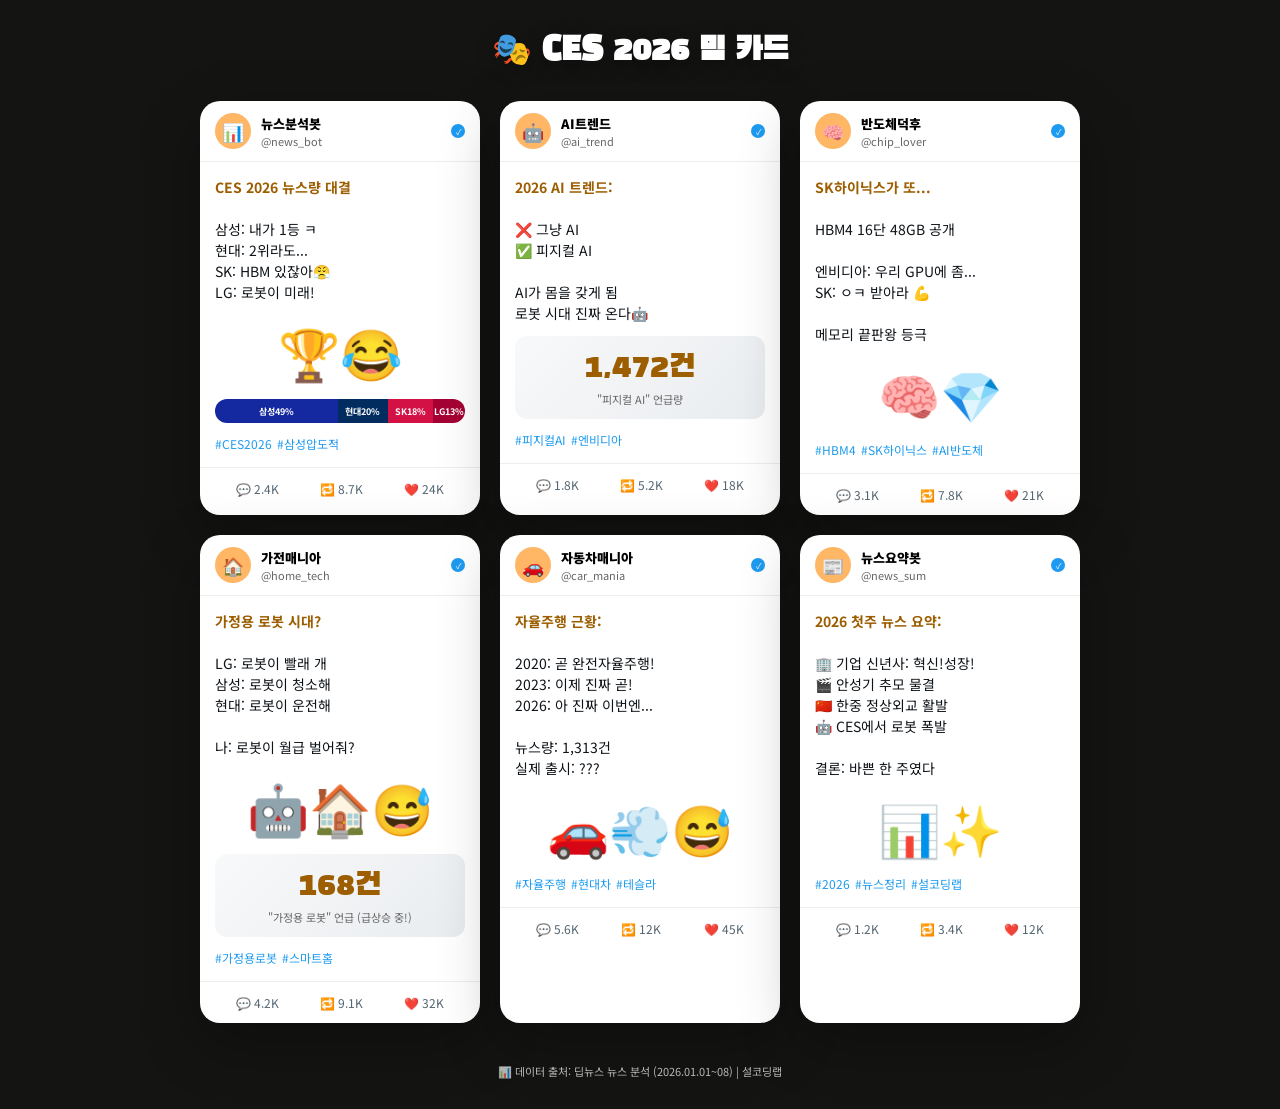
<file: static/showcases/ces-meme-cards.html>
<!DOCTYPE html>
<html lang="ko">
<head>
    <meta charset="UTF-8">
    <meta name="viewport" content="width=device-width, initial-scale=1.0">
    <title>CES 2026 밈 카드</title>
    <link href="https://fonts.googleapis.com/css2?family=Black+Han+Sans&family=Noto+Sans+KR:wght@400;700;900&display=swap" rel="stylesheet">
    <style>
        * { margin: 0; padding: 0; box-sizing: border-box; }
        body {
            font-family: 'Noto Sans KR', sans-serif;
            background: #141413;
            min-height: 100vh;
            display: flex;
            flex-direction: column;
            align-items: center;
            padding: 30px 20px;
            gap: 30px;
        }
        .page-title {
            font-family: 'Black Han Sans', sans-serif;
            font-size: 32px;
            color: white;
            text-shadow: 0 4px 20px rgba(0,0,0,0.3);
        }
        .cards-container {
            display: flex;
            flex-wrap: wrap;
            gap: 20px;
            justify-content: center;
            max-width: 900px;
        }
        .meme-card {
            width: 280px;
            background: white;
            border-radius: 20px;
            overflow: hidden;
            box-shadow: 0 20px 60px rgba(0,0,0,0.3);
            transition: all 0.3s ease;
        }
        .meme-card:hover { transform: translateY(-10px) rotate(1deg); }
        .card-header {
            padding: 12px 15px;
            display: flex;
            align-items: center;
            gap: 10px;
            border-bottom: 1px solid #eee;
        }
        .avatar {
            width: 36px; height: 36px;
            border-radius: 50%;
            background: #ffb665;
            display: flex; align-items: center; justify-content: center;
            font-size: 18px;
        }
        .username { font-weight: 900; font-size: 13px; }
        .handle { font-size: 11px; color: #666; }
        .verified {
            width: 14px; height: 14px;
            background: #1d9bf0;
            border-radius: 50%;
            display: flex; align-items: center; justify-content: center;
            font-size: 8px; color: white;
        }
        .card-content { padding: 15px; }
        .meme-text { font-size: 14px; line-height: 1.5; color: #0f1419; }
        .meme-text strong { color: #9c5e00; }
        .meme-emoji { font-size: 50px; text-align: center; margin: 12px 0; }
        .stat-highlight {
            background: linear-gradient(135deg, #f8f9fa, #e9ecef);
            border-radius: 12px;
            padding: 12px;
            text-align: center;
            margin: 12px 0;
        }
        .stat-big { font-family: 'Black Han Sans', sans-serif; font-size: 32px; color: #9c5e00; }
        .stat-desc { font-size: 11px; color: #666; margin-top: 3px; }
        .comparison-bar {
            display: flex; height: 24px;
            border-radius: 12px; overflow: hidden; margin: 12px 0;
        }
        .bar-segment {
            display: flex; align-items: center; justify-content: center;
            font-size: 9px; font-weight: 700; color: white;
        }
        .hashtags { display: flex; flex-wrap: wrap; gap: 5px; margin-top: 8px; }
        .hashtag { color: #1d9bf0; font-size: 12px; }
        .card-footer {
            padding: 12px 15px;
            display: flex; justify-content: space-around;
            border-top: 1px solid #eee;
        }
        .action { display: flex; align-items: center; gap: 4px; color: #536471; font-size: 12px; }
        .source-footer { color: white; font-size: 11px; opacity: 0.7; margin-top: 10px; }

        button:focus, .option:focus, a:focus {
            outline: 3px solid #00f5d4;
            outline-offset: 2px;
        }
    </style>
</head>
<body>
    <h1 class="page-title">🎭 CES 2026 밈 카드</h1>
    <div class="cards-container">
        <!-- Card 1 -->
        <div class="meme-card">
            <div class="card-header">
                <div class="avatar">📊</div>
                <div style="flex:1"><div class="username">뉴스분석봇</div><div class="handle">@news_bot</div></div>
                <div class="verified">✓</div>
            </div>
            <div class="card-content">
                <div class="meme-text">
                    <strong>CES 2026 뉴스량 대결</strong><br><br>
                    삼성: 내가 1등 ㅋ<br>
                    현대: 2위라도...<br>
                    SK: HBM 있잖아😤<br>
                    LG: 로봇이 미래!
                </div>
                <div class="meme-emoji">🏆😂</div>
                <div class="comparison-bar">
                    <div class="bar-segment" style="width:49%;background:#1428a0;">삼성49%</div>
                    <div class="bar-segment" style="width:20%;background:#002c5f;">현대20%</div>
                    <div class="bar-segment" style="width:18%;background:#d31145;">SK18%</div>
                    <div class="bar-segment" style="width:13%;background:#a50034;">LG13%</div>
                </div>
                <div class="hashtags">
                    <span class="hashtag">#CES2026</span>
                    <span class="hashtag">#삼성압도적</span>
                </div>
            </div>
            <div class="card-footer">
                <div class="action">💬 2.4K</div>
                <div class="action">🔁 8.7K</div>
                <div class="action">❤️ 24K</div>
            </div>
        </div>

        <!-- Card 2 -->
        <div class="meme-card">
            <div class="card-header">
                <div class="avatar">🤖</div>
                <div style="flex:1"><div class="username">AI트렌드</div><div class="handle">@ai_trend</div></div>
                <div class="verified">✓</div>
            </div>
            <div class="card-content">
                <div class="meme-text">
                    <strong>2026 AI 트렌드:</strong><br><br>
                    ❌ 그냥 AI<br>
                    ✅ 피지컬 AI<br><br>
                    AI가 몸을 갖게 됨<br>
                    로봇 시대 진짜 온다🤖
                </div>
                <div class="stat-highlight">
                    <div class="stat-big">1,472건</div>
                    <div class="stat-desc">"피지컬 AI" 언급량</div>
                </div>
                <div class="hashtags">
                    <span class="hashtag">#피지컬AI</span>
                    <span class="hashtag">#엔비디아</span>
                </div>
            </div>
            <div class="card-footer">
                <div class="action">💬 1.8K</div>
                <div class="action">🔁 5.2K</div>
                <div class="action">❤️ 18K</div>
            </div>
        </div>

        <!-- Card 3 -->
        <div class="meme-card">
            <div class="card-header">
                <div class="avatar">🧠</div>
                <div style="flex:1"><div class="username">반도체덕후</div><div class="handle">@chip_lover</div></div>
                <div class="verified">✓</div>
            </div>
            <div class="card-content">
                <div class="meme-text">
                    <strong>SK하이닉스가 또...</strong><br><br>
                    HBM4 16단 48GB 공개<br><br>
                    엔비디아: 우리 GPU에 좀...<br>
                    SK: ㅇㅋ 받아라 💪<br><br>
                    메모리 끝판왕 등극
                </div>
                <div class="meme-emoji">🧠💎</div>
                <div class="hashtags">
                    <span class="hashtag">#HBM4</span>
                    <span class="hashtag">#SK하이닉스</span>
                    <span class="hashtag">#AI반도체</span>
                </div>
            </div>
            <div class="card-footer">
                <div class="action">💬 3.1K</div>
                <div class="action">🔁 7.8K</div>
                <div class="action">❤️ 21K</div>
            </div>
        </div>

        <!-- Card 4 -->
        <div class="meme-card">
            <div class="card-header">
                <div class="avatar">🏠</div>
                <div style="flex:1"><div class="username">가전매니아</div><div class="handle">@home_tech</div></div>
                <div class="verified">✓</div>
            </div>
            <div class="card-content">
                <div class="meme-text">
                    <strong>가정용 로봇 시대?</strong><br><br>
                    LG: 로봇이 빨래 개<br>
                    삼성: 로봇이 청소해<br>
                    현대: 로봇이 운전해<br><br>
                    나: 로봇이 월급 벌어줘?
                </div>
                <div class="meme-emoji">🤖🏠😅</div>
                <div class="stat-highlight">
                    <div class="stat-big">168건</div>
                    <div class="stat-desc">"가정용 로봇" 언급 (급상승 중!)</div>
                </div>
                <div class="hashtags">
                    <span class="hashtag">#가정용로봇</span>
                    <span class="hashtag">#스마트홈</span>
                </div>
            </div>
            <div class="card-footer">
                <div class="action">💬 4.2K</div>
                <div class="action">🔁 9.1K</div>
                <div class="action">❤️ 32K</div>
            </div>
        </div>

        <!-- Card 5 -->
        <div class="meme-card">
            <div class="card-header">
                <div class="avatar">🚗</div>
                <div style="flex:1"><div class="username">자동차매니아</div><div class="handle">@car_mania</div></div>
                <div class="verified">✓</div>
            </div>
            <div class="card-content">
                <div class="meme-text">
                    <strong>자율주행 근황:</strong><br><br>
                    2020: 곧 완전자율주행!<br>
                    2023: 이제 진짜 곧!<br>
                    2026: 아 진짜 이번엔...<br><br>
                    뉴스량: 1,313건<br>
                    실제 출시: ???
                </div>
                <div class="meme-emoji">🚗💨😅</div>
                <div class="hashtags">
                    <span class="hashtag">#자율주행</span>
                    <span class="hashtag">#현대차</span>
                    <span class="hashtag">#테슬라</span>
                </div>
            </div>
            <div class="card-footer">
                <div class="action">💬 5.6K</div>
                <div class="action">🔁 12K</div>
                <div class="action">❤️ 45K</div>
            </div>
        </div>

        <!-- Card 6 -->
        <div class="meme-card">
            <div class="card-header">
                <div class="avatar">📰</div>
                <div style="flex:1"><div class="username">뉴스요약봇</div><div class="handle">@news_sum</div></div>
                <div class="verified">✓</div>
            </div>
            <div class="card-content">
                <div class="meme-text">
                    <strong>2026 첫주 뉴스 요약:</strong><br><br>
                    🏢 기업 신년사: 혁신!성장!<br>
                    🎬 안성기 추모 물결<br>
                    🇨🇳 한중 정상외교 활발<br>
                    🤖 CES에서 로봇 폭발<br><br>
                    결론: 바쁜 한 주였다
                </div>
                <div class="meme-emoji">📊✨</div>
                <div class="hashtags">
                    <span class="hashtag">#2026</span>
                    <span class="hashtag">#뉴스정리</span>
                    <span class="hashtag">#설코딩랩</span>
                </div>
            </div>
            <div class="card-footer">
                <div class="action">💬 1.2K</div>
                <div class="action">🔁 3.4K</div>
                <div class="action">❤️ 12K</div>
            </div>
        </div>
    </div>

    <p class="source-footer">📊 데이터 출처: 딥뉴스 뉴스 분석 (2026.01.01~08) | 설코딩랩</p>
</body>
</html>
</file>
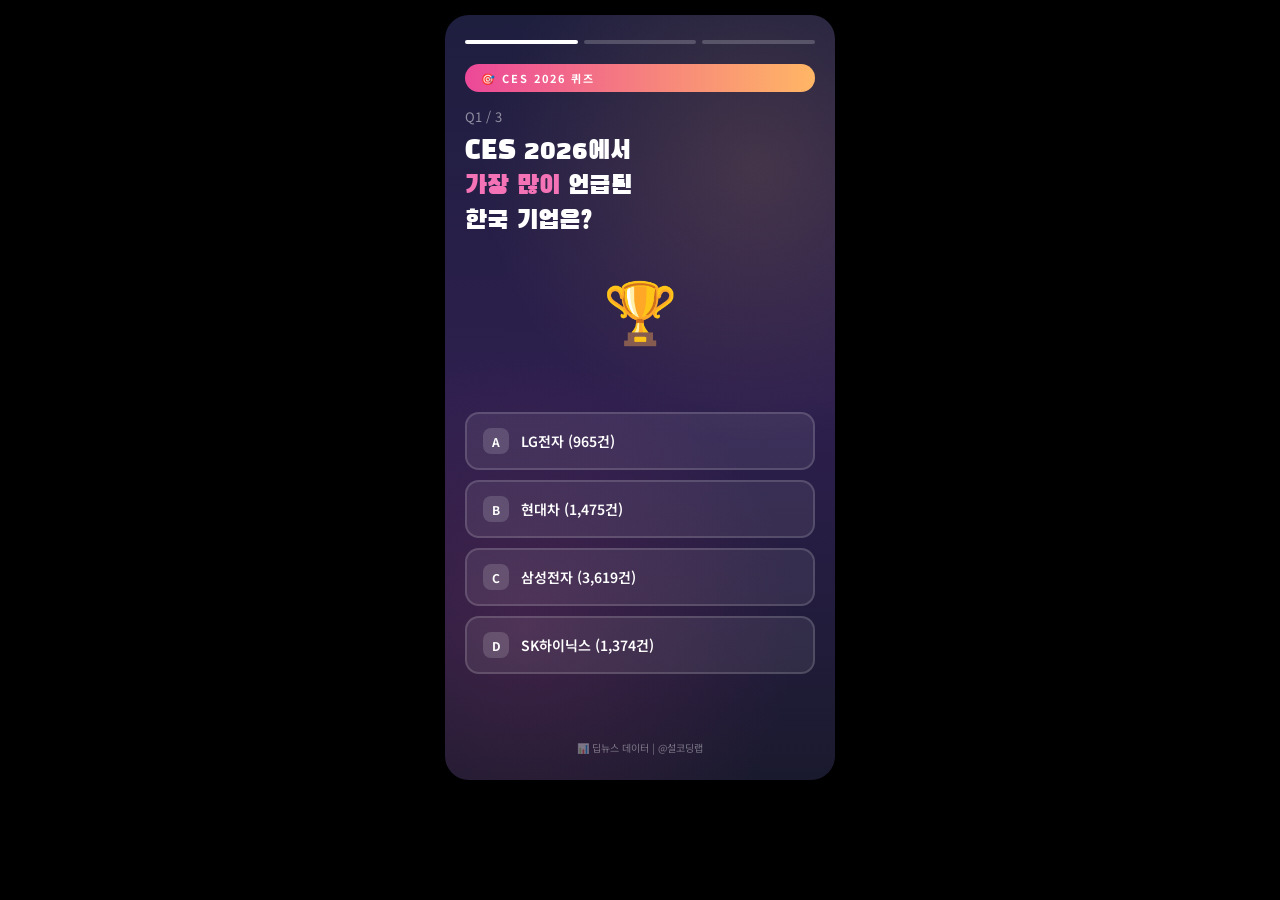
<file: static/showcases/ces-quiz.html>
<!DOCTYPE html>
<html lang="ko">
<head>
    <meta charset="UTF-8">
    <meta name="viewport" content="width=device-width, initial-scale=1.0">
    <title>CES 2026 퀴즈</title>
    <link href="https://fonts.googleapis.com/css2?family=Black+Han+Sans&family=Noto+Sans+KR:wght@400;700;900&display=swap" rel="stylesheet">
    <style>
        * { margin: 0; padding: 0; box-sizing: border-box; }
        body {
            font-family: 'Noto Sans KR', sans-serif;
            background: #000;
            min-height: 100vh;
            overflow-x: hidden;
        }
        .quiz-container {
            max-width: 420px;
            margin: 0 auto;
            padding: 15px;
        }
        .slide {
            display: none;
            background: linear-gradient(180deg, #1e1e3f 0%, #2d1f4e 50%, #1a1a2e 100%);
            border-radius: 24px;
            padding: 25px 20px;
            min-height: 85vh;
            position: relative;
            overflow: hidden;
            flex-direction: column;
        }
        .slide.active { display: flex; animation: fadeIn 0.4s ease; }
        @keyframes fadeIn {
            from { opacity: 0; transform: scale(0.95); }
            to { opacity: 1; transform: scale(1); }
        }
        .slide::before {
            content: '';
            position: absolute;
            top: 0; left: 0; right: 0; bottom: 0;
            background: 
                radial-gradient(circle at 20% 80%, rgba(236, 72, 153, 0.15) 0%, transparent 40%),
                radial-gradient(circle at 80% 20%, rgba(255, 182, 101, 0.15) 0%, transparent 40%);
            pointer-events: none;
        }
        .content { position: relative; z-index: 1; flex: 1; display: flex; flex-direction: column; }
        
        .progress-bar { display: flex; gap: 6px; margin-bottom: 20px; }
        .progress-segment { flex: 1; height: 4px; background: rgba(255,255,255,0.2); border-radius: 2px; transition: all 0.3s; }
        .progress-segment.done { background: #10b981; }
        .progress-segment.active { background: white; }
        
        .quiz-badge {
            display: inline-block;
            background: linear-gradient(90deg, #ec4899, #ffb665);
            padding: 6px 16px;
            border-radius: 20px;
            font-size: 11px;
            font-weight: 700;
            letter-spacing: 2px;
            margin-bottom: 15px;
            color: white;
        }
        .question-number { font-size: 13px; color: rgba(255,255,255,0.5); margin-bottom: 8px; }
        .question {
            font-family: 'Black Han Sans', sans-serif;
            font-size: 26px;
            line-height: 1.35;
            margin-bottom: 15px;
            color: white;
        }
        .question .highlight { color: #f472b6; }
        .emoji-big { font-size: 60px; text-align: center; margin: 10px 0; }
        
        .options { display: flex; flex-direction: column; gap: 10px; margin-top: auto; }
        .option {
            background: rgba(255,255,255,0.08);
            border: 2px solid rgba(255,255,255,0.15);
            border-radius: 14px;
            padding: 14px 16px;
            font-size: 14px;
            font-weight: 600;
            color: white;
            cursor: pointer;
            transition: all 0.3s ease;
            display: flex;
            align-items: center;
            gap: 12px;
        }
        .option:hover { background: rgba(255,255,255,0.15); transform: scale(1.02); }
        .option.correct {
            background: rgba(16, 185, 129, 0.25);
            border-color: #10b981;
        }
        .option.wrong {
            background: rgba(239, 68, 68, 0.2);
            border-color: #ef4444;
        }
        .option.disabled { pointer-events: none; opacity: 0.6; }

        button:focus, .option:focus, a:focus {
            outline: 3px solid #00f5d4;
            outline-offset: 2px;
        }

        .option-letter {
            width: 26px; height: 26px;
            background: rgba(255,255,255,0.15);
            border-radius: 8px;
            display: flex; align-items: center; justify-content: center;
            font-size: 12px; font-weight: 700;
            flex-shrink: 0;
        }
        
        .answer-reveal {
            background: rgba(255, 182, 101, 0.15);
            border: 1px solid rgba(255, 182, 101, 0.3);
            border-radius: 14px;
            padding: 15px;
            margin-top: 15px;
            display: none;
        }
        .answer-reveal.show { display: block; animation: fadeIn 0.4s ease; }
        .answer-title { font-weight: 800; color: #ffb665; margin-bottom: 6px; font-size: 14px; }
        .answer-text { font-size: 13px; color: #ccc; line-height: 1.5; }
        .answer-text strong { color: #f472b6; }
        
        .next-btn {
            display: none;
            background: linear-gradient(90deg, #ec4899, #ffb665);
            border: none;
            border-radius: 14px;
            padding: 14px;
            font-size: 15px;
            font-weight: 700;
            color: white;
            cursor: pointer;
            margin-top: 15px;
            transition: all 0.3s;
        }
        .next-btn.show { display: block; animation: fadeIn 0.3s ease; }
        .next-btn:hover { transform: scale(1.03); box-shadow: 0 5px 20px rgba(236,72,153,0.4); }
        
        .result-content { text-align: center; padding: 20px 0; }
        .result-emoji { font-size: 80px; margin-bottom: 20px; }
        .result-title {
            font-family: 'Black Han Sans', sans-serif;
            font-size: 32px;
            color: white;
            margin-bottom: 10px;
        }
        .result-score {
            font-family: 'Black Han Sans', sans-serif;
            font-size: 64px;
            background: linear-gradient(90deg, #f472b6, #ffb665);
            -webkit-background-clip: text;
            -webkit-text-fill-color: transparent;
            background-clip: text;
        }
        .result-text { color: #aaa; font-size: 14px; margin: 15px 0; }
        .result-badge {
            display: inline-block;
            background: linear-gradient(90deg, #fbbf24, #f59e0b);
            color: #000;
            padding: 10px 25px;
            border-radius: 30px;
            font-weight: 800;
            font-size: 14px;
            margin: 15px 0;
        }
        .share-hint {
            color: rgba(255,255,255,0.5);
            font-size: 12px;
            margin-top: 20px;
        }
        .hashtags {
            display: flex;
            flex-wrap: wrap;
            justify-content: center;
            gap: 8px;
            margin-top: 15px;
        }
        .hashtag {
            background: rgba(255,255,255,0.1);
            padding: 6px 14px;
            border-radius: 15px;
            font-size: 12px;
            color: #a5b4fc;
        }
        .restart-btn {
            background: rgba(255,255,255,0.1);
            border: 2px solid rgba(255,255,255,0.2);
            border-radius: 14px;
            padding: 14px 30px;
            font-size: 14px;
            font-weight: 700;
            color: white;
            cursor: pointer;
            margin-top: 20px;
            transition: all 0.3s;
        }
        .restart-btn:hover { background: rgba(255,255,255,0.2); }
        .footer-tag {
            text-align: center;
            margin-top: auto;
            padding-top: 15px;
            font-size: 10px;
            color: rgba(255,255,255,0.4);
        }
    </style>
</head>
<body>
    <a href="#slide1" style="position:absolute;left:-9999px;top:0;width:1px;height:1px;overflow:hidden;">퀴즈로 건너뛰기</a>
    <div class="quiz-container">
        <!-- Slide 1 -->
        <div class="slide active" id="slide1">
            <div class="content">
                <div class="progress-bar">
                    <div class="progress-segment active"></div>
                    <div class="progress-segment"></div>
                    <div class="progress-segment"></div>
                </div>
                <div class="quiz-badge">🎯 CES 2026 퀴즈</div>
                <div class="question-number">Q1 / 3</div>
                <div class="question">
                    CES 2026에서<br>
                    <span class="highlight">가장 많이</span> 언급된<br>
                    한국 기업은?
                </div>
                <div class="emoji-big">🏆</div>
                <div class="options" id="options1">
                    <div class="option" onclick="answer(1, this, false)">
                        <span class="option-letter">A</span> LG전자 (965건)
                    </div>
                    <div class="option" onclick="answer(1, this, false)">
                        <span class="option-letter">B</span> 현대차 (1,475건)
                    </div>
                    <div class="option" onclick="answer(1, this, true)" data-correct="true">
                        <span class="option-letter">C</span> 삼성전자 (3,619건)
                    </div>
                    <div class="option" onclick="answer(1, this, false)">
                        <span class="option-letter">D</span> SK하이닉스 (1,374건)
                    </div>
                </div>
                <div class="answer-reveal" id="answer1">
                    <div class="answer-title">✨ 정답: 삼성전자!</div>
                    <div class="answer-text">
                        삼성전자가 <strong>3,619건</strong>으로 압도적 1위!<br>
                        2위 현대차의 <strong>2.5배</strong> 언급량 📊
                    </div>
                </div>
                <button class="next-btn" id="next1" onclick="nextSlide(2)">다음 문제 →</button>
                <div class="footer-tag">📊 딥뉴스 데이터 | @설코딩랩</div>
            </div>
        </div>

        <!-- Slide 2 -->
        <div class="slide" id="slide2">
            <div class="content">
                <div class="progress-bar">
                    <div class="progress-segment done"></div>
                    <div class="progress-segment active"></div>
                    <div class="progress-segment"></div>
                </div>
                <div class="quiz-badge">🎯 CES 2026 퀴즈</div>
                <div class="question-number">Q2 / 3</div>
                <div class="question">
                    CES 2026의<br>
                    <span class="highlight">핫 키워드</span> 1위는?
                </div>
                <div class="emoji-big">🤖</div>
                <div class="options" id="options2">
                    <div class="option" onclick="answer(2, this, false)">
                        <span class="option-letter">A</span> 자율주행 (1,313건)
                    </div>
                    <div class="option" onclick="answer(2, this, true)" data-correct="true">
                        <span class="option-letter">B</span> 피지컬 AI (1,472건)
                    </div>
                    <div class="option" onclick="answer(2, this, false)">
                        <span class="option-letter">C</span> HBM (816건)
                    </div>
                    <div class="option" onclick="answer(2, this, false)">
                        <span class="option-letter">D</span> 가정용 로봇 (168건)
                    </div>
                </div>
                <div class="answer-reveal" id="answer2">
                    <div class="answer-title">✨ 정답: 피지컬 AI!</div>
                    <div class="answer-text">
                        AI가 <strong>몸을 갖게 되는</strong> 시대!<br>
                        엔비디아가 주도하는 <strong>휴머노이드 로봇</strong> 열풍 🤖
                    </div>
                </div>
                <button class="next-btn" id="next2" onclick="nextSlide(3)">다음 문제 →</button>
                <div class="footer-tag">📊 딥뉴스 데이터 | @설코딩랩</div>
            </div>
        </div>

        <!-- Slide 3 -->
        <div class="slide" id="slide3">
            <div class="content">
                <div class="progress-bar">
                    <div class="progress-segment done"></div>
                    <div class="progress-segment done"></div>
                    <div class="progress-segment active"></div>
                </div>
                <div class="quiz-badge">🎯 CES 2026 퀴즈</div>
                <div class="question-number">Q3 / 3</div>
                <div class="question">
                    SK하이닉스가 공개한<br>
                    <span class="highlight">HBM4</span>의 스펙은?
                </div>
                <div class="emoji-big">🧠</div>
                <div class="options" id="options3">
                    <div class="option" onclick="answer(3, this, false)">
                        <span class="option-letter">A</span> 8단 24GB
                    </div>
                    <div class="option" onclick="answer(3, this, false)">
                        <span class="option-letter">B</span> 12단 36GB
                    </div>
                    <div class="option" onclick="answer(3, this, true)" data-correct="true">
                        <span class="option-letter">C</span> 16단 48GB
                    </div>
                    <div class="option" onclick="answer(3, this, false)">
                        <span class="option-letter">D</span> 20단 64GB
                    </div>
                </div>
                <div class="answer-reveal" id="answer3">
                    <div class="answer-title">✨ 정답: 16단 48GB!</div>
                    <div class="answer-text">
                        AI 시대 핵심 부품 <strong>HBM4</strong><br>
                        엔비디아 차세대 GPU에 탑재 예정 💎
                    </div>
                </div>
                <button class="next-btn" id="next3" onclick="showResult()">결과 보기 🎉</button>
                <div class="footer-tag">📊 딥뉴스 데이터 | @설코딩랩</div>
            </div>
        </div>

        <!-- Result Slide -->
        <div class="slide" id="slideResult">
            <div class="content">
                <div class="progress-bar">
                    <div class="progress-segment done"></div>
                    <div class="progress-segment done"></div>
                    <div class="progress-segment done"></div>
                </div>
                <div class="result-content">
                    <div class="result-emoji" id="resultEmoji">🎉</div>
                    <div class="result-title">퀴즈 완료!</div>
                    <div class="result-score"><span id="scoreText">0</span>/3</div>
                    <div class="result-text" id="resultMsg">결과 메시지</div>
                    <div class="result-badge" id="resultBadge">칭호</div>
                    <div class="hashtags">
                        <span class="hashtag">#CES2026</span>
                        <span class="hashtag">#테크퀴즈</span>
                        <span class="hashtag">#설코딩랩</span>
                    </div>
                    <div class="share-hint">📸 스크린샷 찍어서 친구에게 공유하세요!</div>
                    <button class="restart-btn" onclick="restart()">🔄 다시 풀기</button>
                </div>
                <div class="footer-tag">📊 딥뉴스 데이터 | @설코딩랩</div>
            </div>
        </div>
    </div>

    <script>
        let score = 0;
        let answered = [false, false, false];

        function answer(q, el, isCorrect) {
            if (answered[q-1]) return;
            answered[q-1] = true;

            const options = document.querySelectorAll(`#options${q} .option`);
            options.forEach(opt => {
                opt.classList.add('disabled');
                if (opt.dataset.correct === 'true') {
                    opt.classList.add('correct');
                }
            });

            if (isCorrect) {
                el.classList.add('correct');
                score++;
            } else {
                el.classList.add('wrong');
            }

            document.getElementById(`answer${q}`).classList.add('show');
            document.getElementById(`next${q}`).classList.add('show');
        }

        function nextSlide(n) {
            document.querySelectorAll('.slide').forEach(s => s.classList.remove('active'));
            document.getElementById(`slide${n}`).classList.add('active');
        }

        function showResult() {
            document.querySelectorAll('.slide').forEach(s => s.classList.remove('active'));
            document.getElementById('slideResult').classList.add('active');
            
            document.getElementById('scoreText').textContent = score;
            
            let emoji, msg, badge;
            if (score === 3) {
                emoji = '🏆'; msg = '완벽해요! 테크 트렌드 전문가!'; badge = '🎖️ CES 마스터';
            } else if (score === 2) {
                emoji = '👏'; msg = '잘했어요! 거의 다 맞췄네요!'; badge = '⭐ 테크 매니아';
            } else if (score === 1) {
                emoji = '😊'; msg = '조금 더 관심을 가져보세요!'; badge = '🌱 테크 입문자';
            } else {
                emoji = '😅'; msg = '다음엔 더 잘할 수 있어요!'; badge = '🔰 테크 새내기';
            }
            
            document.getElementById('resultEmoji').textContent = emoji;
            document.getElementById('resultMsg').textContent = msg;
            document.getElementById('resultBadge').textContent = badge;
        }

        function restart() {
            score = 0;
            answered = [false, false, false];
            
            for (let i = 1; i <= 3; i++) {
                document.querySelectorAll(`#options${i} .option`).forEach(opt => {
                    opt.classList.remove('correct', 'wrong', 'disabled');
                });
                document.getElementById(`answer${i}`).classList.remove('show');
                document.getElementById(`next${i}`).classList.remove('show');
            }
            
            document.querySelectorAll('.slide').forEach(s => s.classList.remove('active'));
            document.getElementById('slide1').classList.add('active');
        }
    </script>
</body>
</html>
</file>
